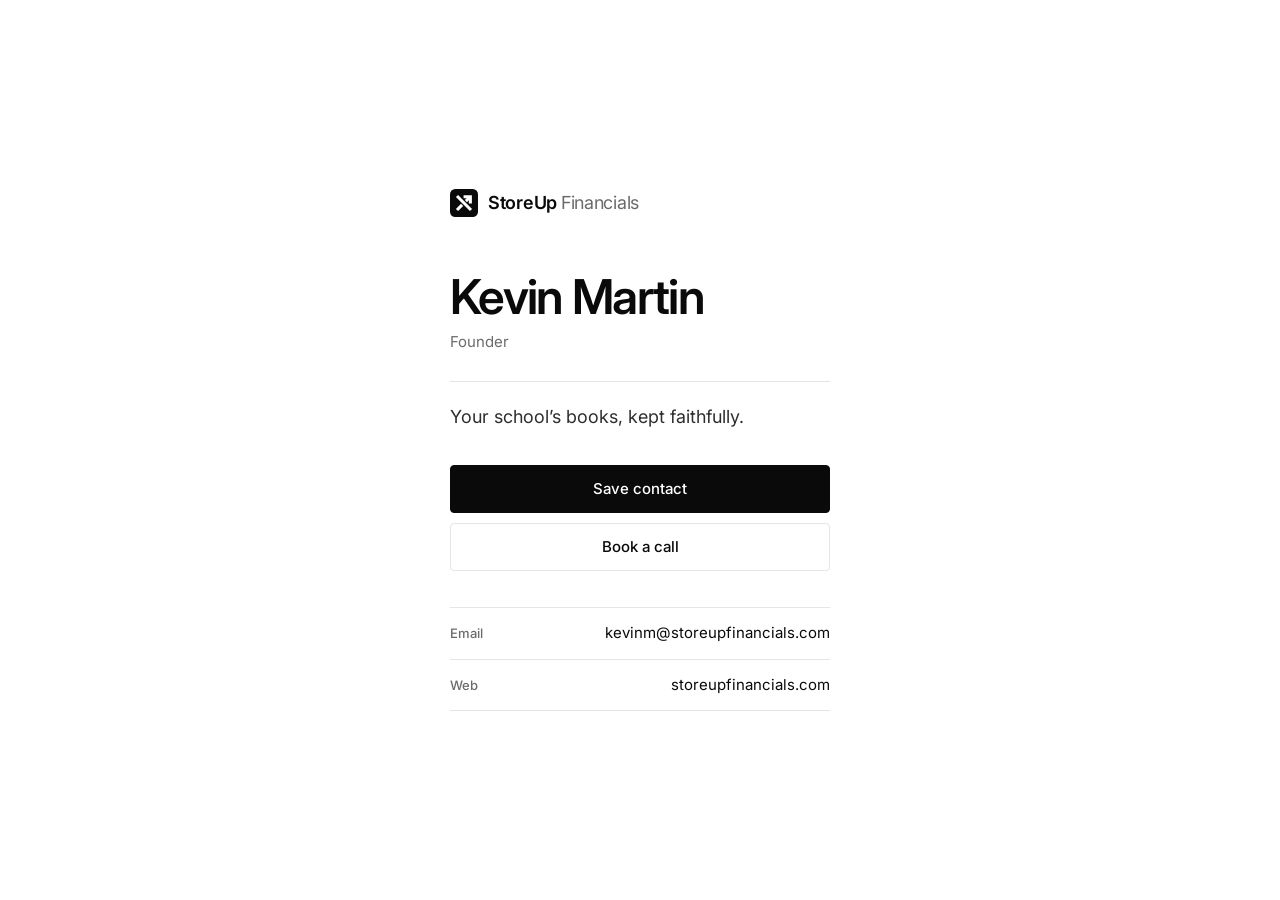
<file: card/index.html>
<!doctype html>
<html lang="en">
<head>
<meta charset="utf-8">
<meta name="viewport" content="width=device-width, initial-scale=1, viewport-fit=cover">
<title>Kevin Martin · StoreUp Financials</title>
<meta name="description" content="Kevin Martin, Founder of StoreUp Financials. Accounting for Seventh-day Adventist K–12 schools.">
<meta name="theme-color" content="#FFFFFF">
<meta property="og:type" content="profile">
<meta property="og:url" content="https://storeupfinancials.com/card/">
<meta property="og:title" content="Kevin Martin · StoreUp Financials">
<meta property="og:description" content="Founder of StoreUp Financials. Accounting for Seventh-day Adventist K–12 schools.">
<meta property="og:image" content="https://storeupfinancials.com/og-image.png?v=2">
<meta name="twitter:card" content="summary_large_image">
<link rel="icon" href="../favicon.svg?v=2" type="image/svg+xml">
<link rel="apple-touch-icon" href="../apple-touch-icon.png?v=2">
<link rel="preconnect" href="https://fonts.googleapis.com">
<link rel="preconnect" href="https://fonts.gstatic.com" crossorigin>
<link rel="stylesheet" href="https://fonts.googleapis.com/css2?family=Inter:wght@400;500;600&display=swap">
<style>
  :root {
    --paper: #FFFFFF; --subtle: #F5F5F5; --ink: #0A0A0A; --ink-2: #2E2E2E; --muted: #6B6B6B;
    --line: #E5E5E5; --signal: #12B76A;
    --sans: "Inter", system-ui, -apple-system, sans-serif;
    color-scheme: light;
  }
  *, *::before, *::after { box-sizing: border-box; }
  html, body { margin: 0; }
  body {
    min-height: 100svh;
    display: flex; justify-content: center; align-items: center;
    background: var(--paper); color: var(--ink);
    font: 16px/1.5 var(--sans);
    padding-block: calc(40px + env(safe-area-inset-top, 0px)) calc(40px + env(safe-area-inset-bottom, 0px));
    padding-left: max(24px, env(safe-area-inset-left, 0px));
    padding-right: max(24px, env(safe-area-inset-right, 0px));
    -webkit-font-smoothing: antialiased;
  }
  main { width: 100%; max-width: 380px; }

  .brand { display: flex; align-items: center; gap: 10px; font-size: 18px; font-weight: 600; letter-spacing: -0.015em; color: var(--ink); text-decoration: none; }
  .brand svg { width: 28px; height: 28px; flex: none; }
  .brand .wm span { font-weight: 400; color: var(--muted); }

  .name { font-weight: 600; font-size: 48px; line-height: 1; letter-spacing: -0.035em; margin: 56px 0 10px; }
  .title { margin: 0; font-size: 15px; color: var(--muted); }
  .line { font-size: 18px; line-height: 1.4; color: var(--ink-2);
    margin: 28px 0 0; padding-top: 22px; border-top: 1px solid var(--line); }

  .actions { display: grid; gap: 10px; margin-top: 36px; }
  .btn { display: block; text-align: center; padding: 14px 20px; font: 500 15px/1.2 var(--sans);
    text-decoration: none; border: 1px solid var(--line); border-radius: 4px; color: var(--ink); background: var(--paper); }
  .btn:hover { background: var(--subtle); }
  .btn-solid { background: var(--ink); border-color: var(--ink); color: var(--paper); }
  .btn-solid:hover { background: var(--ink-2); border-color: var(--ink-2); }
  .btn:focus-visible, .row:focus-visible { outline: 2px solid var(--signal); outline-offset: 3px; }

  .list { margin: 36px 0 0; }
  .row { display: flex; justify-content: space-between; align-items: baseline; gap: 16px;
    padding: 14px 0; border-top: 1px solid var(--line); color: inherit; text-decoration: none; }
  .row:last-child { border-bottom: 1px solid var(--line); }
  .k { font-size: 13px; font-weight: 500; color: var(--muted); flex: none; }
  .v { margin: 0; font-size: 15px; text-align: right; min-width: 0; overflow-wrap: anywhere; }
</style>
<script data-goatcounter="https://storeupfinancials.goatcounter.com/count" async src="//gc.zgo.at/count.js"></script>
</head>
<body>
<main>
  <a class="brand" href="https://storeupfinancials.com">
    <svg viewBox="0 0 64 64" aria-hidden="true"><rect width="64" height="64" rx="12" fill="#0A0A0A"/><g fill="none" stroke="#FFFFFF" stroke-width="7" stroke-linejoin="miter"><path d="M16 16 L48 48"/><path d="M16 48 L27.7 36.3 M36.3 27.7 L46 18"/><path d="M31 17.5 H46.5 V33"/></g></svg>
    <span class="wm">StoreUp <span>Financials</span></span>
  </a>

  <h1 class="name">Kevin Martin</h1>
  <p class="title">Founder</p>

  <p class="line">Your school’s books, kept faithfully.</p>

  <div class="actions">
    <a class="btn btn-solid" href="kevin-martin.vcf" data-goatcounter-click="card-save-contact">Save contact</a>
    <a class="btn" href="https://calendly.com/kevinm-storeupfinancials" data-goatcounter-click="card-book-call">Book a call</a>
  </div>

  <div class="list">
    <a class="row" href="mailto:kevinm@storeupfinancials.com"><span class="k">Email</span><span class="v">kevinm@storeupfinancials.com</span></a>
    <a class="row" href="https://storeupfinancials.com"><span class="k">Web</span><span class="v">storeupfinancials.com</span></a>
  </div>

</main>
</body>
</html>
</file>
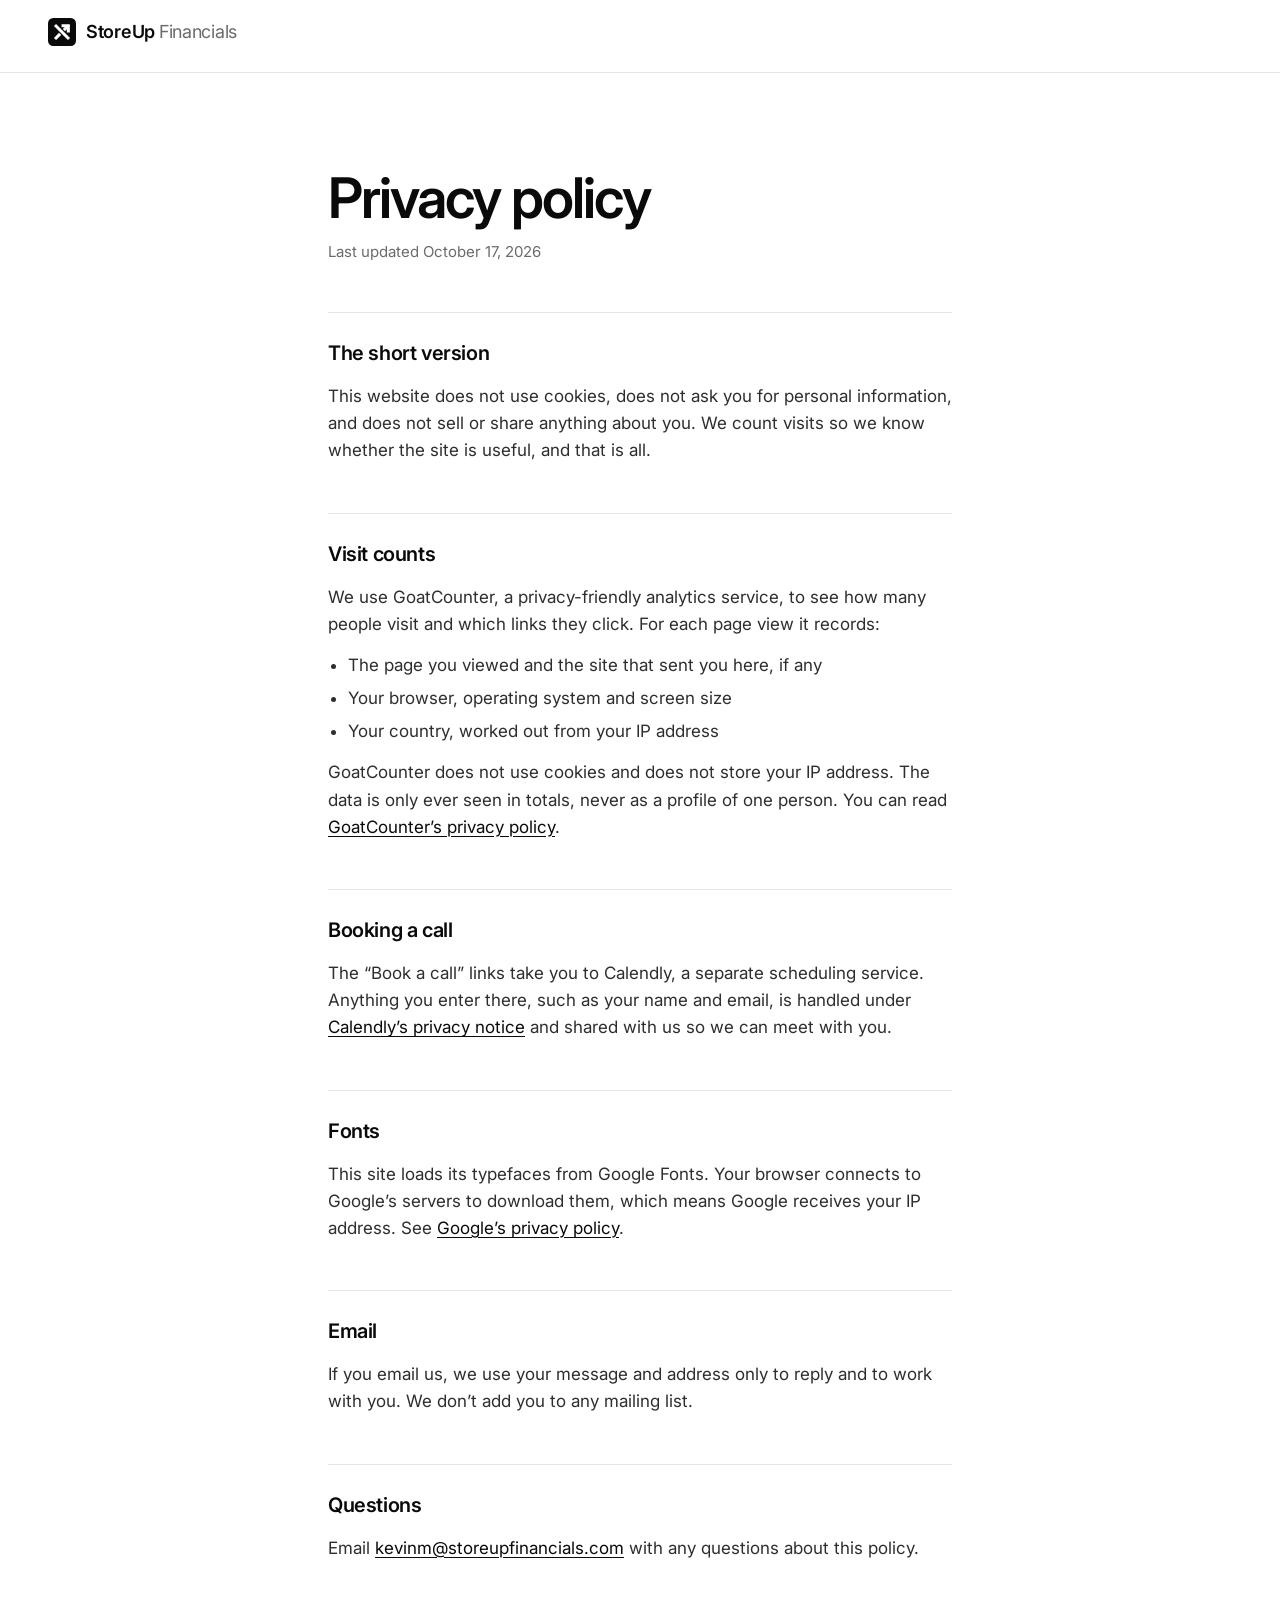
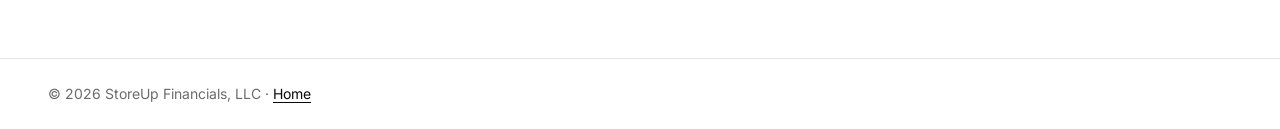
<file: privacy.html>
<!DOCTYPE html>
<html lang="en">
<head>
  <meta charset="UTF-8" />
  <meta name="viewport" content="width=device-width, initial-scale=1.0" />
  <title>Privacy policy | StoreUp Financials</title>
  <meta name="description" content="How storeupfinancials.com handles visitor information." />
  <link rel="canonical" href="https://storeupfinancials.com/privacy.html" />
  <link rel="icon" href="/favicon.svg?v=2" type="image/svg+xml" />
  <link rel="icon" href="/favicon-32.png?v=2" sizes="32x32" type="image/png" />
  <link rel="apple-touch-icon" href="/apple-touch-icon.png?v=2" />
  <meta name="theme-color" content="#0A0A0A" />
  <link rel="preconnect" href="https://fonts.googleapis.com" />
  <link rel="preconnect" href="https://fonts.gstatic.com" crossorigin />
  <link href="https://fonts.googleapis.com/css2?family=Inter:wght@400;500;600&display=swap" rel="stylesheet" />
  <style>
    :root {
      --paper: #FFFFFF; --subtle: #F5F5F5; --ink: #0A0A0A; --ink-2: #2E2E2E; --muted: #6B6B6B;
      --line: #E5E5E5; --signal: #12B76A;
      --sans: "Inter", system-ui, -apple-system, sans-serif;
    }
    *, *::before, *::after { box-sizing: border-box; }
    a { color: var(--ink); text-underline-offset: 3px; }
    a:hover { color: var(--ink-2); }
    a:focus-visible { outline: 2px solid var(--signal); outline-offset: 3px; border-radius: 3px; }
    .brand { display: inline-flex; align-items: center; gap: 10px; font-size: 18px; line-height: 24px; font-weight: 600; letter-spacing: -0.015em; color: var(--ink); text-decoration: none; }
    .brand svg { width: 28px; height: 28px; flex: none; }
    .brand .wm span { font-weight: 400; color: var(--muted); }
    .btn { display: inline-block; padding: 12px 20px; font: 500 15px/1.2 var(--sans); text-decoration: none; border: 1px solid var(--line); border-radius: 4px; color: var(--ink); background: var(--paper); }
    .btn:hover { background: var(--subtle); color: var(--ink); }
    .btn-solid { background: var(--ink); border-color: var(--ink); color: var(--paper); }
    .btn-solid:hover { background: var(--ink-2); border-color: var(--ink-2); color: var(--paper); }
    body { margin: 0; background: var(--paper); color: var(--ink); font: 17px/1.6 var(--sans); -webkit-font-smoothing: antialiased; }
    header { border-bottom: 1px solid var(--line); padding: 18px clamp(16px, 4vw, 48px); }
    main { max-width: 720px; margin: 0 auto; padding: clamp(48px, 8vw, 96px) clamp(16px, 4vw, 48px); }
    h1 { margin: 0; font-weight: 600; font-size: clamp(40px, 5vw, 56px); line-height: 1.05; letter-spacing: -0.035em; }
    .updated { margin: 12px 0 0; font-size: 15px; color: var(--muted); }
    h2 { margin: 48px 0 0; padding-top: 24px; border-top: 1px solid var(--line); font-weight: 600; font-size: 20px; letter-spacing: -0.02em; }
    p, ul { margin: 14px 0 0; color: var(--ink-2); }
    ul { padding-left: 1.2em; }
    li + li { margin-top: 6px; }
    footer { border-top: 1px solid var(--line); padding: 24px clamp(16px, 4vw, 48px); font-size: 14px; color: var(--muted); }
  </style>
  <script data-goatcounter="https://storeupfinancials.goatcounter.com/count" async src="//gc.zgo.at/count.js"></script>
</head>
<body>
  <header><a href="/" class="brand" aria-label="StoreUp Financials home"><svg viewBox="0 0 64 64" aria-hidden="true"><rect width="64" height="64" rx="12" fill="#0A0A0A"/><g fill="none" stroke="#FFFFFF" stroke-width="7" stroke-linejoin="miter"><path d="M16 16 L48 48"/><path d="M16 48 L27.7 36.3 M36.3 27.7 L46 18"/><path d="M31 17.5 H46.5 V33"/></g></svg><span class="wm">StoreUp <span>Financials</span></span></a></header>
  <main>
    <h1>Privacy policy</h1>
    <p class="updated">Last updated October 17, 2026</p>

    <h2>The short version</h2>
    <p>This website does not use cookies, does not ask you for personal information, and does not sell or share anything about you. We count visits so we know whether the site is useful, and that is all.</p>

    <h2>Visit counts</h2>
    <p>We use GoatCounter, a privacy-friendly analytics service, to see how many people visit and which links they click. For each page view it records:</p>
    <ul>
      <li>The page you viewed and the site that sent you here, if any</li>
      <li>Your browser, operating system and screen size</li>
      <li>Your country, worked out from your IP address</li>
    </ul>
    <p>GoatCounter does not use cookies and does not store your IP address. The data is only ever seen in totals, never as a profile of one person. You can read <a href="https://www.goatcounter.com/help/privacy">GoatCounter’s privacy policy</a>.</p>

    <h2>Booking a call</h2>
    <p>The “Book a call” links take you to Calendly, a separate scheduling service. Anything you enter there, such as your name and email, is handled under <a href="https://calendly.com/legal/privacy-notice">Calendly’s privacy notice</a> and shared with us so we can meet with you.</p>

    <h2>Fonts</h2>
    <p>This site loads its typefaces from Google Fonts. Your browser connects to Google’s servers to download them, which means Google receives your IP address. See <a href="https://policies.google.com/privacy">Google’s privacy policy</a>.</p>

    <h2>Email</h2>
    <p>If you email us, we use your message and address only to reply and to work with you. We don’t add you to any mailing list.</p>

    <h2>Questions</h2>
    <p>Email <a href="mailto:kevinm@storeupfinancials.com">kevinm@storeupfinancials.com</a> with any questions about this policy.</p>
  </main>
  <footer>© 2026 StoreUp Financials, LLC · <a href="/">Home</a></footer>
</body>
</html>
</file>
